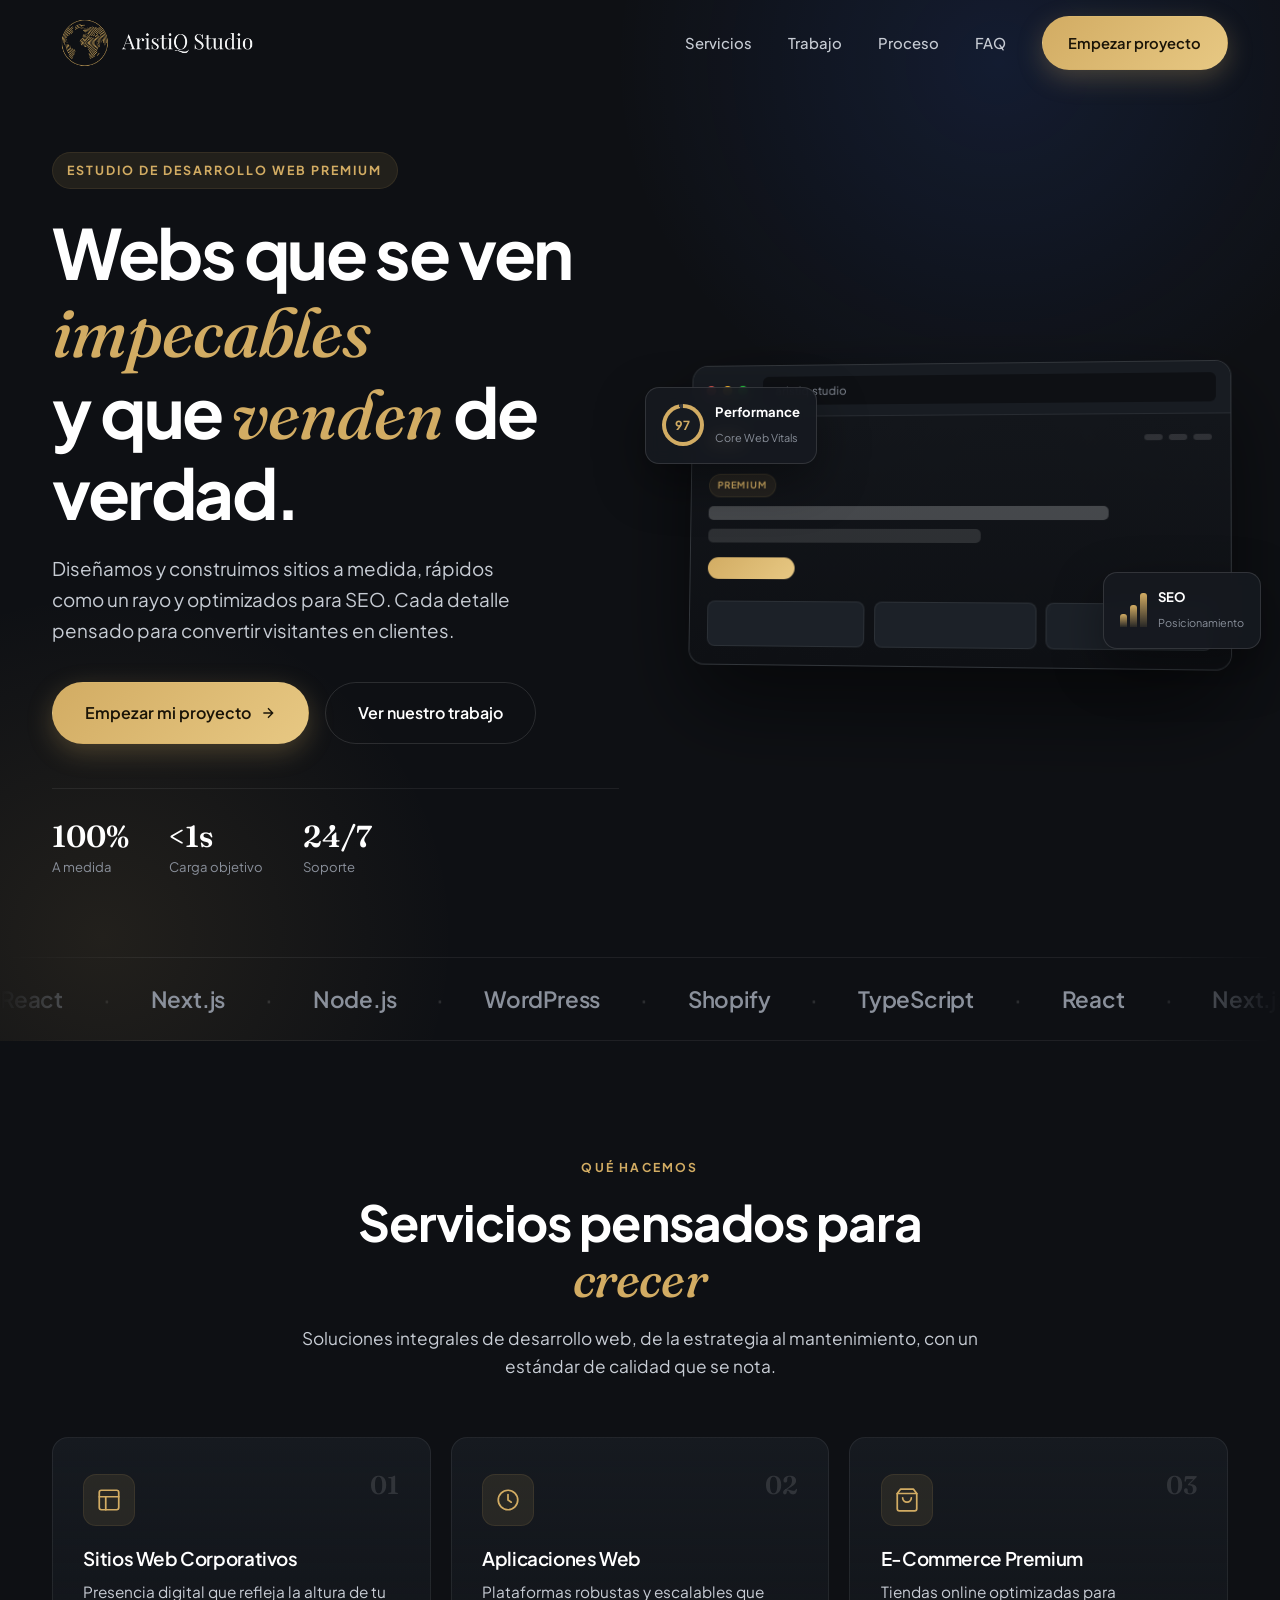
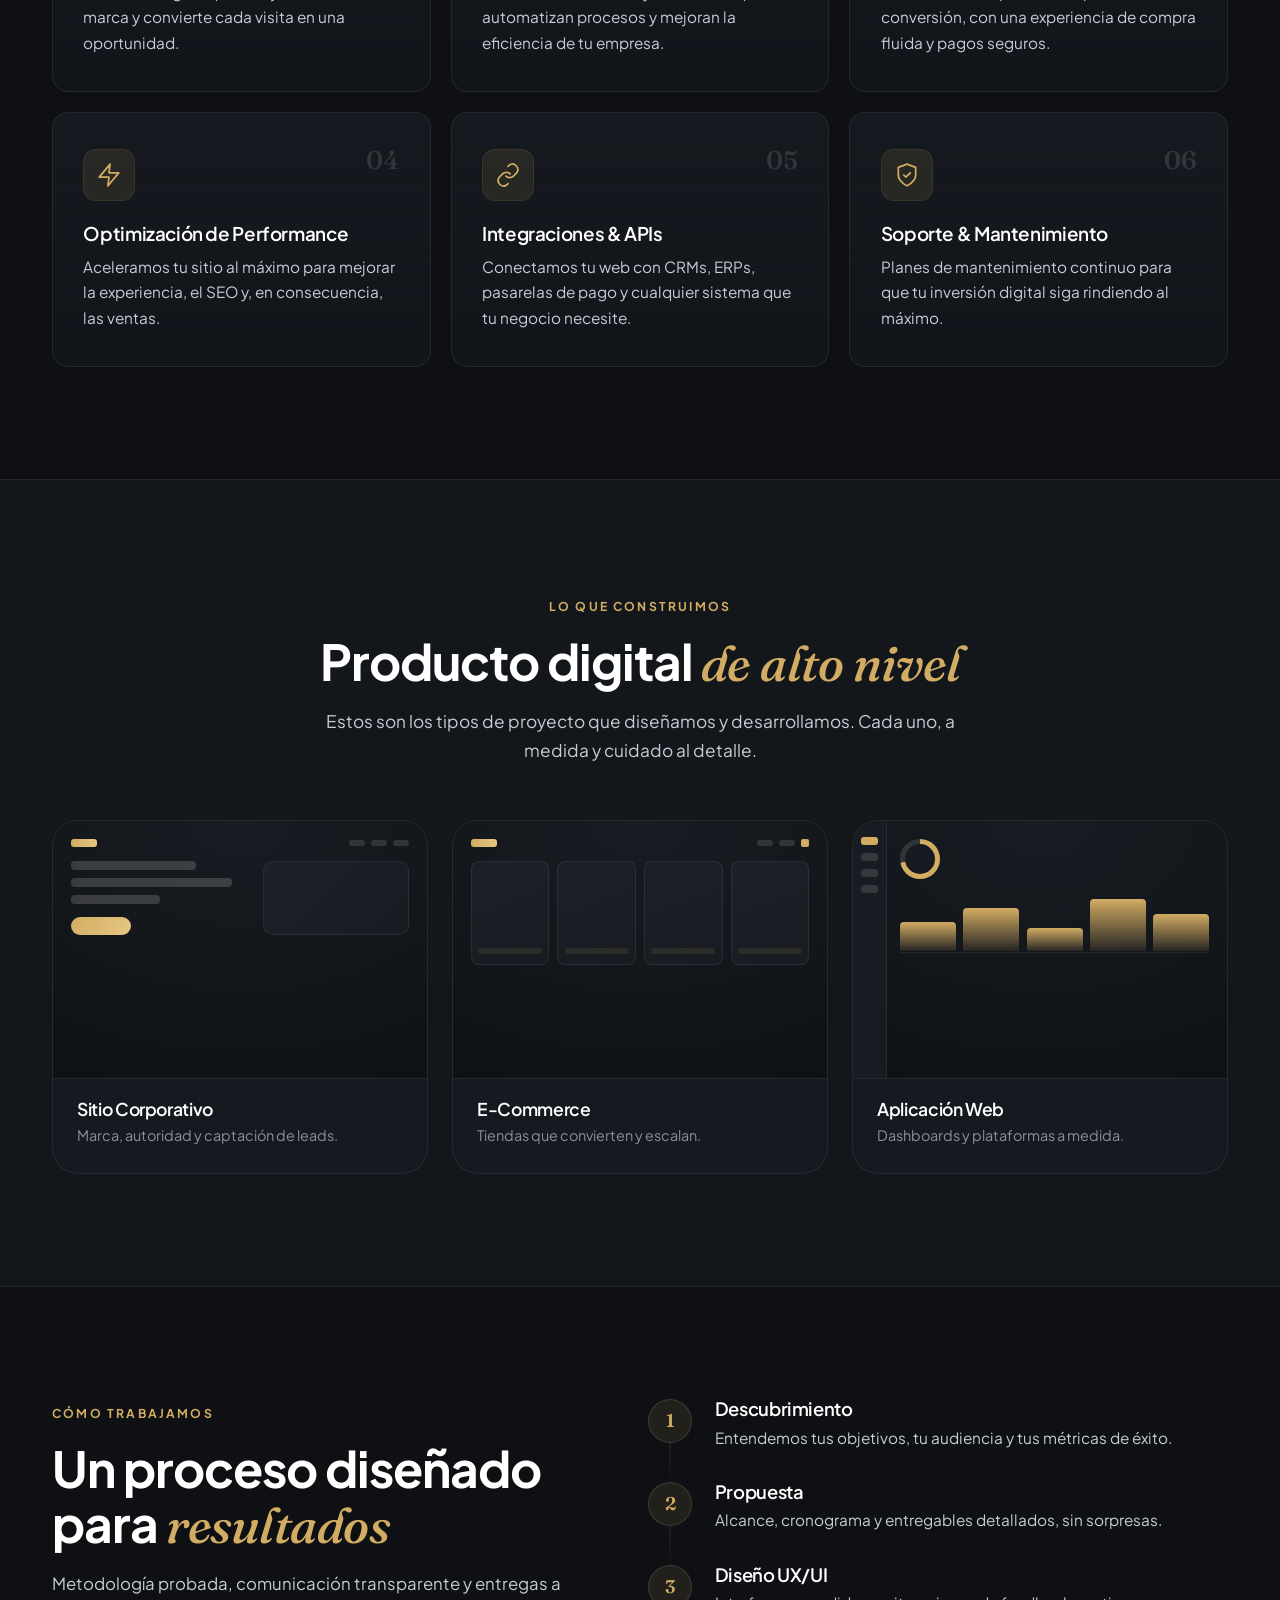
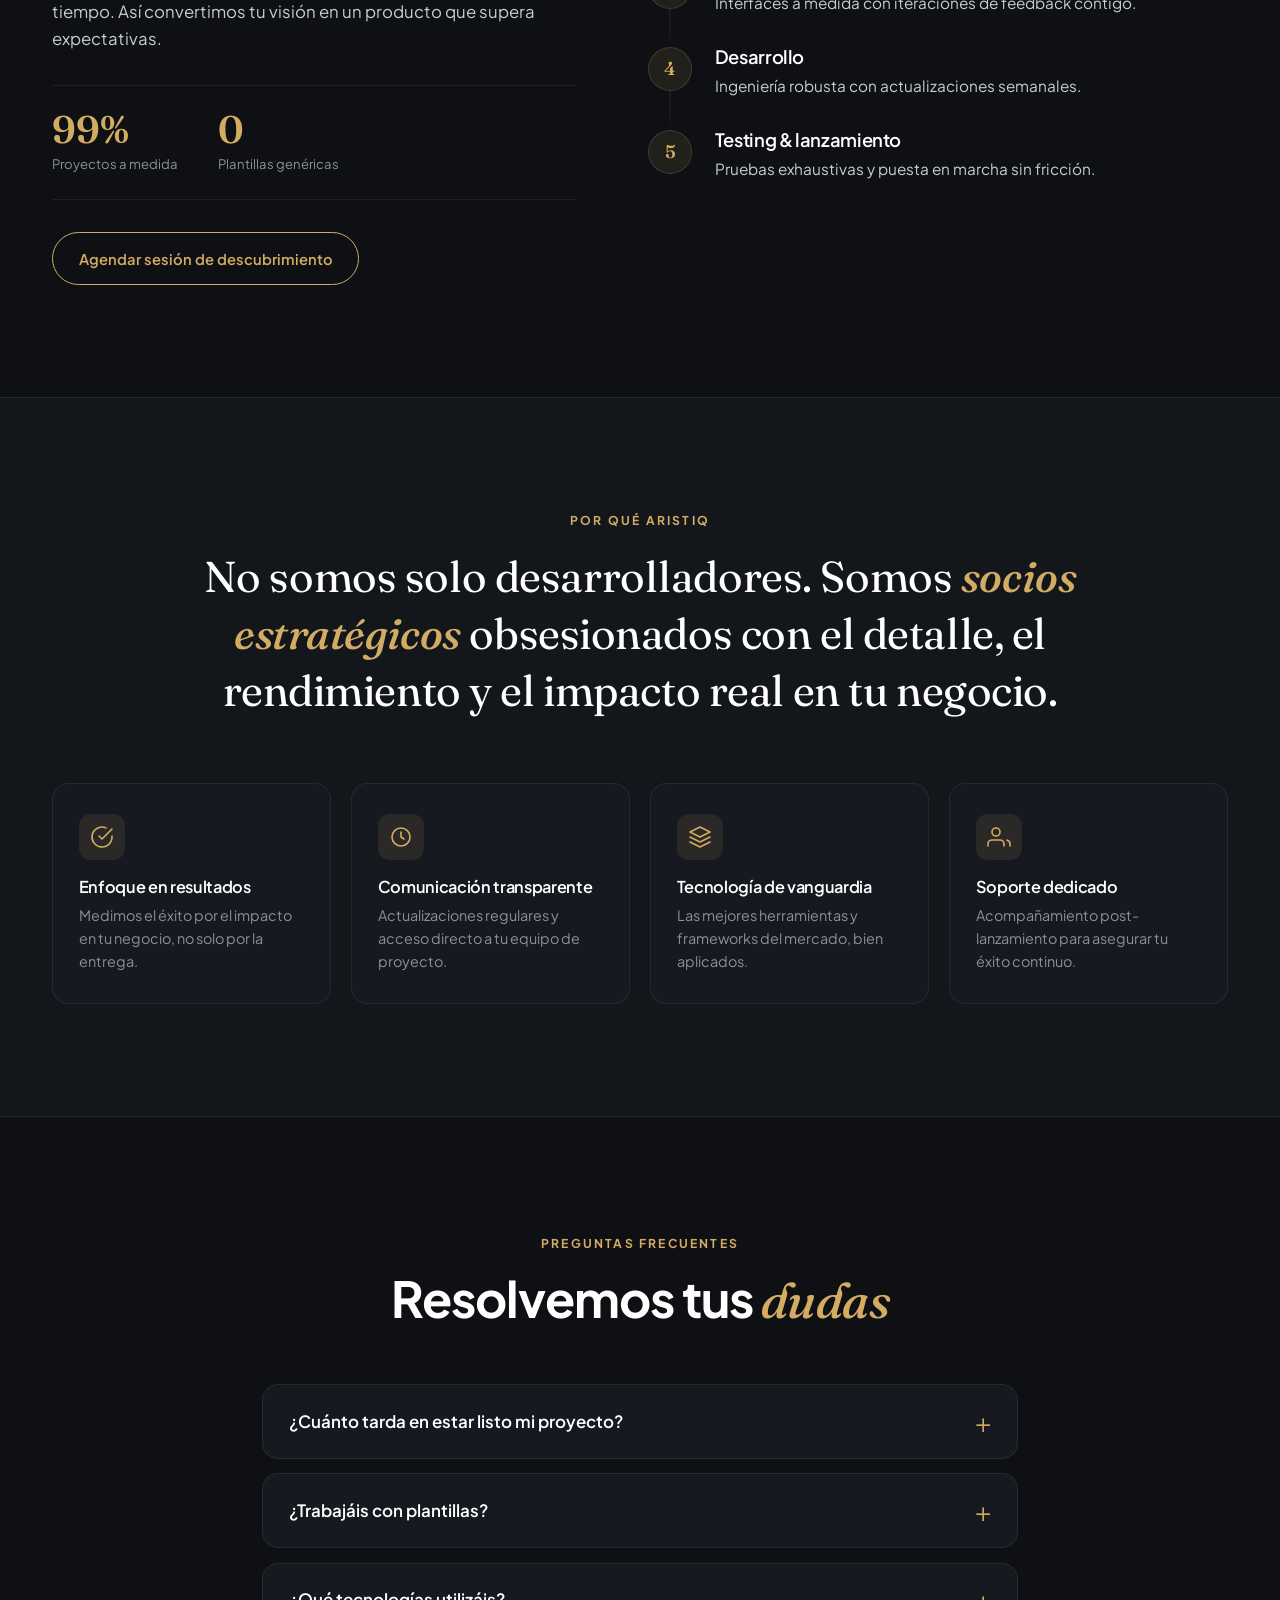
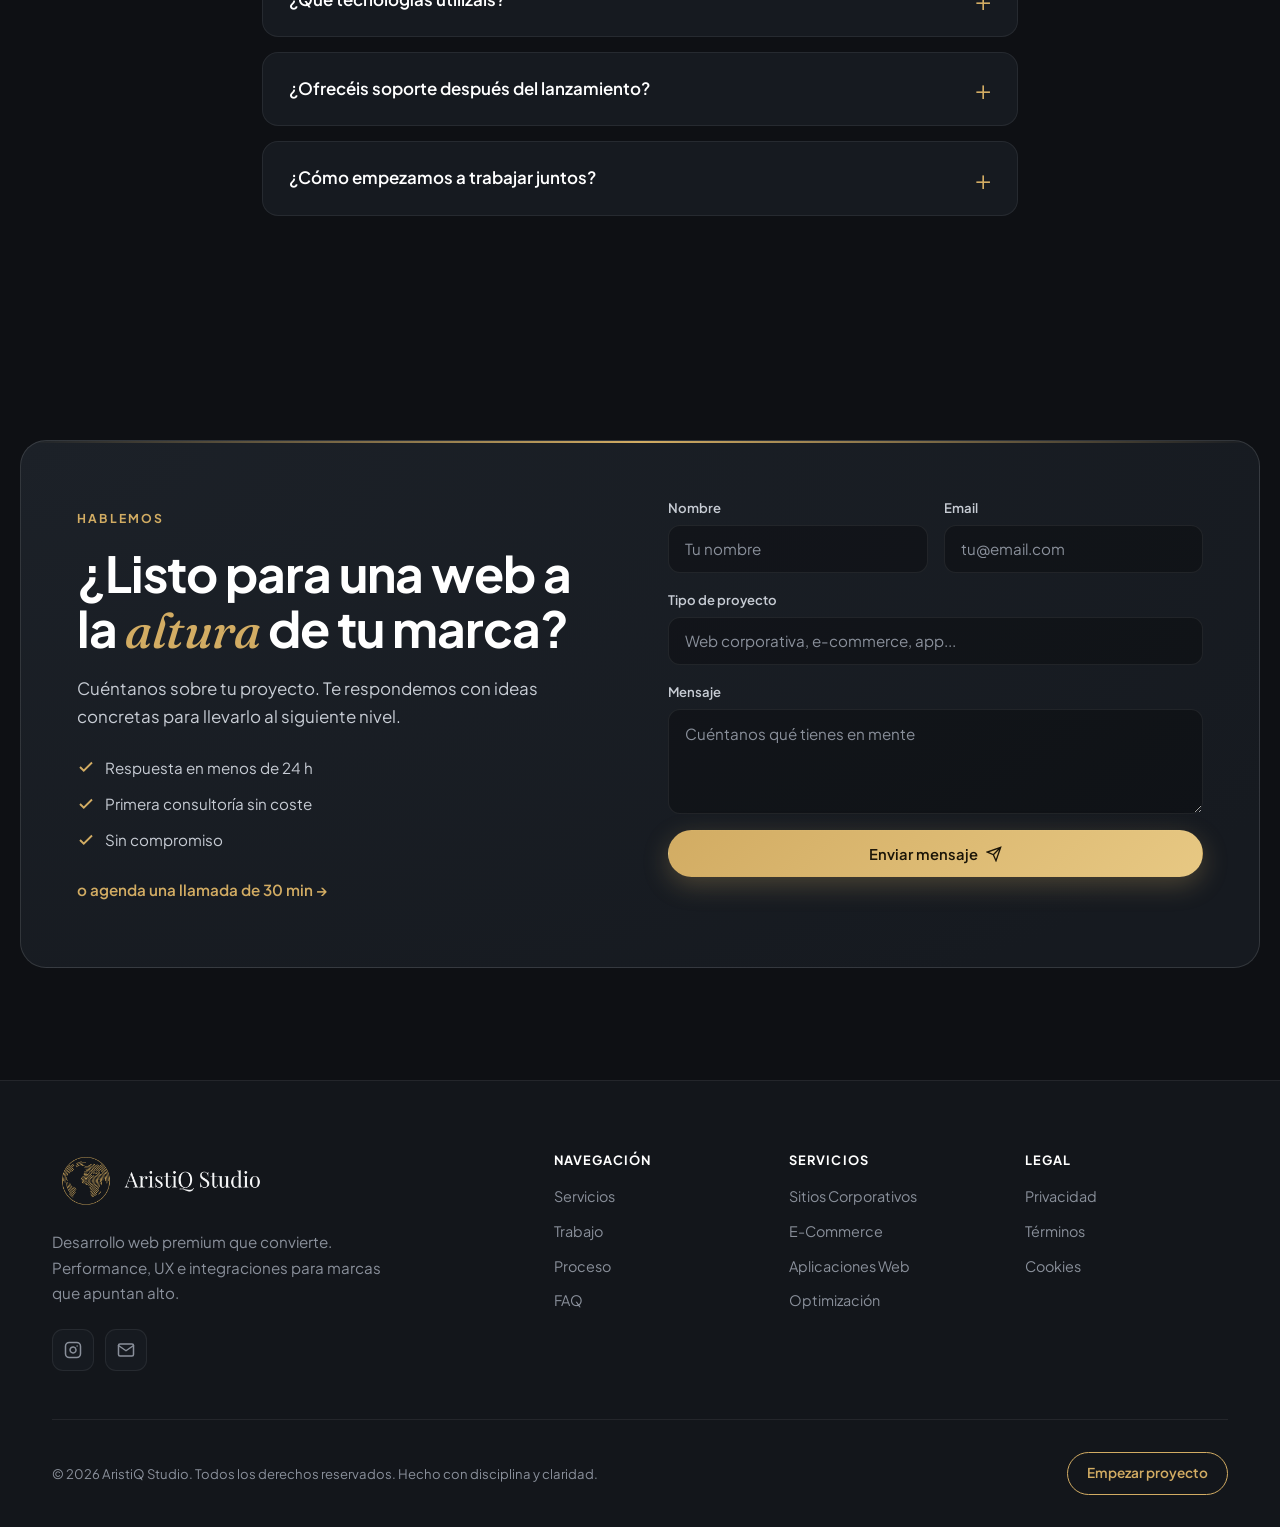
<file: index.html>
<!DOCTYPE html>
<html lang="es">
<head>
    <meta charset="UTF-8">
    <meta name="viewport" content="width=device-width, initial-scale=1.0">

    <!-- Primary SEO -->
    <title>AristiQ Studio | Desarrollo Web Premium que Convierte</title>
    <meta name="description" content="Estudio de desarrollo web premium. Diseñamos y construimos sitios corporativos, e-commerce y aplicaciones web rápidas, optimizadas para SEO y pensadas para convertir. 100% a medida.">
    <meta name="author" content="AristiQ Studio">
    <meta name="robots" content="index, follow">
    <meta name="theme-color" content="#111317">
    <link rel="canonical" href="https://www.aristiq.studio/">

    <!-- Open Graph -->
    <meta property="og:type" content="website">
    <meta property="og:locale" content="es_ES">
    <meta property="og:url" content="https://www.aristiq.studio/">
    <meta property="og:site_name" content="AristiQ Studio">
    <meta property="og:title" content="AristiQ Studio | Desarrollo Web Premium que Convierte">
    <meta property="og:description" content="Sitios web rápidos, optimizados para SEO y diseñados para convertir. 100% a medida, para marcas que apuntan alto.">
    <meta property="og:image" content="https://www.aristiq.studio/assets/images/banner-logo.png">
    <meta property="og:image:alt" content="AristiQ Studio — Desarrollo Web Premium">

    <!-- Twitter Card -->
    <meta name="twitter:card" content="summary_large_image">
    <meta name="twitter:title" content="AristiQ Studio | Desarrollo Web Premium que Convierte">
    <meta name="twitter:description" content="Sitios web rápidos, optimizados para SEO y diseñados para convertir. 100% a medida.">
    <meta name="twitter:image" content="https://www.aristiq.studio/assets/images/banner-logo.png">

    <!-- Favicon -->
    <link rel="icon" type="image/png" href="assets/images/favicon.png">
    <link rel="apple-touch-icon" href="assets/images/apple-touch-icon.png">

    <!-- Fonts -->
    <link rel="preconnect" href="https://fonts.googleapis.com">
    <link rel="preconnect" href="https://fonts.gstatic.com" crossorigin>
    <link href="https://fonts.googleapis.com/css2?family=Fraunces:ital,opsz,wght@0,9..144,400;0,9..144,600;0,9..144,700;1,9..144,500&family=Plus+Jakarta+Sans:wght@300;400;500;600;700;800&display=swap" rel="stylesheet">

    <!-- Styles -->
    <link rel="stylesheet" href="css/styles.css?v=4">

    <!-- Structured Data -->
    <script type="application/ld+json">
    {
      "@context": "https://schema.org",
      "@type": "ProfessionalService",
      "name": "AristiQ Studio",
      "description": "Estudio de desarrollo web premium especializado en sitios corporativos, e-commerce y aplicaciones web rápidas, optimizadas para SEO y diseñadas para convertir.",
      "url": "https://www.aristiq.studio/",
      "email": "info@aristiq.studio",
      "image": "https://www.aristiq.studio/assets/images/banner-logo.png",
      "logo": "https://www.aristiq.studio/assets/images/banner-logo.png",
      "priceRange": "$$",
      "areaServed": "Worldwide",
      "sameAs": ["https://www.instagram.com/aristiq.studio"],
      "knowsAbout": ["Desarrollo Web", "E-Commerce", "Aplicaciones Web", "SEO", "Performance Web", "UX/UI", "Core Web Vitals"],
      "makesOffer": [
        { "@type": "Offer", "itemOffered": { "@type": "Service", "name": "Sitios Web Corporativos" } },
        { "@type": "Offer", "itemOffered": { "@type": "Service", "name": "Aplicaciones Web" } },
        { "@type": "Offer", "itemOffered": { "@type": "Service", "name": "E-Commerce Premium" } },
        { "@type": "Offer", "itemOffered": { "@type": "Service", "name": "Optimización de Performance" } },
        { "@type": "Offer", "itemOffered": { "@type": "Service", "name": "Integraciones & APIs" } },
        { "@type": "Offer", "itemOffered": { "@type": "Service", "name": "Soporte & Mantenimiento" } }
      ]
    }
    </script>
</head>
<body>
    <a href="#contenido" class="skip-link">Saltar al contenido</a>

    <!-- Navigation -->
    <header>
        <nav class="nav" aria-label="Navegación principal">
            <div class="nav-container">
                <a href="index.html" class="logo" aria-label="AristiQ Studio — Inicio">
                    <img src="assets/images/banner-logo.png" alt="AristiQ Studio" class="logo-img" width="220" height="55">
                </a>
                <div class="nav-links" id="nav-links">
                    <a href="#servicios">Servicios</a>
                    <a href="#trabajo">Trabajo</a>
                    <a href="#proceso">Proceso</a>
                    <a href="#faq">FAQ</a>
                    <a href="#contacto" class="btn btn-primary nav-cta">Empezar proyecto</a>
                </div>
                <button class="mobile-menu-btn" aria-label="Abrir menú" aria-expanded="false" aria-controls="nav-links">
                    <span></span><span></span><span></span>
                </button>
            </div>
        </nav>
    </header>

    <main id="contenido">
    <!-- Hero -->
    <section class="hero" id="inicio">
        <div class="hero-bg" aria-hidden="true"></div>
        <div class="hero-grid">
            <div class="hero-content">
                <span class="hero-eyebrow">Estudio de desarrollo web premium</span>
                <h1>Webs que se ven <em>impecables</em><br>y que <em>venden</em> de verdad.</h1>
                <p class="hero-description">Diseñamos y construimos sitios a medida, rápidos como un rayo y optimizados para SEO. Cada detalle pensado para convertir visitantes en clientes.</p>
                <div class="hero-buttons">
                    <a href="#contacto" class="btn btn-primary btn-lg">
                        Empezar mi proyecto
                        <svg viewBox="0 0 24 24" fill="none" stroke="currentColor" stroke-width="2" aria-hidden="true"><path d="M5 12h14M12 5l7 7-7 7"/></svg>
                    </a>
                    <a href="#trabajo" class="btn btn-ghost btn-lg">Ver nuestro trabajo</a>
                </div>
                <ul class="hero-trust" aria-label="Garantías">
                    <li><strong>100%</strong><span>A medida</span></li>
                    <li><strong>&lt;1s</strong><span>Carga objetivo</span></li>
                    <li><strong>24/7</strong><span>Soporte</span></li>
                </ul>
            </div>

            <!-- Visual: mockup de navegador construido en CSS -->
            <div class="hero-visual" aria-hidden="true">
                <div class="browser">
                    <div class="browser-bar">
                        <span class="dot"></span><span class="dot"></span><span class="dot"></span>
                        <div class="browser-url">aristiq.studio</div>
                    </div>
                    <div class="browser-screen">
                        <div class="mini-nav"><span class="mini-logo"></span><span class="mini-links"><i></i><i></i><i></i></span></div>
                        <div class="mini-hero">
                            <span class="mini-badge">Premium</span>
                            <span class="mini-h1"></span><span class="mini-h1 short"></span>
                            <span class="mini-cta"></span>
                        </div>
                        <div class="mini-cards"><span></span><span></span><span></span></div>
                    </div>
                </div>
                <div class="float-card float-perf">
                    <div class="ring" style="--p:97"><span>97</span></div>
                    <div class="float-text"><strong>Performance</strong><small>Core Web Vitals</small></div>
                </div>
                <div class="float-card float-seo">
                    <div class="bars"><i style="--h:40%"></i><i style="--h:65%"></i><i style="--h:100%"></i></div>
                    <div class="float-text"><strong>SEO</strong><small>Posicionamiento</small></div>
                </div>
            </div>
        </div>

        <!-- Marquee de tecnologías -->
        <div class="marquee" aria-label="Tecnologías que dominamos">
            <div class="marquee-track">
                <span>React</span><span>·</span><span>Next.js</span><span>·</span><span>Node.js</span><span>·</span><span>WordPress</span><span>·</span><span>Shopify</span><span>·</span><span>TypeScript</span><span>·</span>
                <span>React</span><span>·</span><span>Next.js</span><span>·</span><span>Node.js</span><span>·</span><span>WordPress</span><span>·</span><span>Shopify</span><span>·</span><span>TypeScript</span><span>·</span>
            </div>
        </div>
    </section>

    <!-- Servicios -->
    <section class="services" id="servicios">
        <div class="container">
            <header class="section-head reveal">
                <span class="eyebrow">Qué hacemos</span>
                <h2>Servicios pensados para <em>crecer</em></h2>
                <p>Soluciones integrales de desarrollo web, de la estrategia al mantenimiento, con un estándar de calidad que se nota.</p>
            </header>
            <div class="services-grid">
                <article class="service-card reveal">
                    <span class="service-num">01</span>
                    <div class="service-icon"><svg viewBox="0 0 24 24" fill="none" stroke-width="1.6" stroke-linecap="round" stroke-linejoin="round" aria-hidden="true"><rect x="3" y="3" width="18" height="18" rx="2"/><path d="M3 9h18"/><path d="M9 21V9"/></svg></div>
                    <h3>Sitios Web Corporativos</h3>
                    <p>Presencia digital que refleja la altura de tu marca y convierte cada visita en una oportunidad.</p>
                </article>
                <article class="service-card reveal">
                    <span class="service-num">02</span>
                    <div class="service-icon"><svg viewBox="0 0 24 24" fill="none" stroke-width="1.6" stroke-linecap="round" stroke-linejoin="round" aria-hidden="true"><circle cx="12" cy="12" r="9"/><path d="M12 7v5l3 2"/></svg></div>
                    <h3>Aplicaciones Web</h3>
                    <p>Plataformas robustas y escalables que automatizan procesos y mejoran la eficiencia de tu empresa.</p>
                </article>
                <article class="service-card reveal">
                    <span class="service-num">03</span>
                    <div class="service-icon"><svg viewBox="0 0 24 24" fill="none" stroke-width="1.6" stroke-linecap="round" stroke-linejoin="round" aria-hidden="true"><path d="M6 2L3 6v14a2 2 0 0 0 2 2h14a2 2 0 0 0 2-2V6l-3-4z"/><path d="M3 6h18"/><path d="M16 10a4 4 0 0 1-8 0"/></svg></div>
                    <h3>E-Commerce Premium</h3>
                    <p>Tiendas online optimizadas para conversión, con una experiencia de compra fluida y pagos seguros.</p>
                </article>
                <article class="service-card reveal">
                    <span class="service-num">04</span>
                    <div class="service-icon"><svg viewBox="0 0 24 24" fill="none" stroke-width="1.6" stroke-linecap="round" stroke-linejoin="round" aria-hidden="true"><path d="M13 2L3 14h9l-1 8 10-12h-9l1-8z"/></svg></div>
                    <h3>Optimización de Performance</h3>
                    <p>Aceleramos tu sitio al máximo para mejorar la experiencia, el SEO y, en consecuencia, las ventas.</p>
                </article>
                <article class="service-card reveal">
                    <span class="service-num">05</span>
                    <div class="service-icon"><svg viewBox="0 0 24 24" fill="none" stroke-width="1.6" stroke-linecap="round" stroke-linejoin="round" aria-hidden="true"><path d="M10 13a5 5 0 0 0 7 0l3-3a5 5 0 0 0-7-7l-1 1"/><path d="M14 11a5 5 0 0 0-7 0l-3 3a5 5 0 0 0 7 7l1-1"/></svg></div>
                    <h3>Integraciones & APIs</h3>
                    <p>Conectamos tu web con CRMs, ERPs, pasarelas de pago y cualquier sistema que tu negocio necesite.</p>
                </article>
                <article class="service-card reveal">
                    <span class="service-num">06</span>
                    <div class="service-icon"><svg viewBox="0 0 24 24" fill="none" stroke-width="1.6" stroke-linecap="round" stroke-linejoin="round" aria-hidden="true"><path d="M12 22s8-4 8-10V5l-8-3-8 3v7c0 6 8 10 8 10z"/><path d="M9 12l2 2 4-4"/></svg></div>
                    <h3>Soporte & Mantenimiento</h3>
                    <p>Planes de mantenimiento continuo para que tu inversión digital siga rindiendo al máximo.</p>
                </article>
            </div>
        </div>
    </section>

    <!-- Trabajo / Capacidades (mockups en CSS) -->
    <section class="work" id="trabajo">
        <div class="container">
            <header class="section-head reveal">
                <span class="eyebrow">Lo que construimos</span>
                <h2>Producto digital <em>de alto nivel</em></h2>
                <p>Estos son los tipos de proyecto que diseñamos y desarrollamos. Cada uno, a medida y cuidado al detalle.</p>
            </header>
            <div class="work-grid">
                <article class="work-card reveal">
                    <div class="work-mock mock-corporate" aria-hidden="true">
                        <div class="mk-nav"><span></span><i></i><i></i><i></i></div>
                        <div class="mk-hero-row"><div class="mk-text"><span class="l w70"></span><span class="l w90"></span><span class="l w50"></span><span class="mk-btn"></span></div><div class="mk-img"></div></div>
                    </div>
                    <div class="work-info"><h3>Sitio Corporativo</h3><p>Marca, autoridad y captación de leads.</p></div>
                </article>
                <article class="work-card reveal">
                    <div class="work-mock mock-ecommerce" aria-hidden="true">
                        <div class="mk-nav"><span></span><i></i><i></i><i class="cart"></i></div>
                        <div class="mk-shop"><div class="mk-prod"></div><div class="mk-prod"></div><div class="mk-prod"></div><div class="mk-prod"></div></div>
                    </div>
                    <div class="work-info"><h3>E-Commerce</h3><p>Tiendas que convierten y escalan.</p></div>
                </article>
                <article class="work-card reveal">
                    <div class="work-mock mock-app" aria-hidden="true">
                        <div class="mk-app-side"><i></i><i></i><i></i><i></i></div>
                        <div class="mk-app-main"><div class="mk-stat"><span class="mk-ring"></span></div><div class="mk-chart"><b style="--h:50%"></b><b style="--h:75%"></b><b style="--h:40%"></b><b style="--h:90%"></b><b style="--h:65%"></b></div></div>
                    </div>
                    <div class="work-info"><h3>Aplicación Web</h3><p>Dashboards y plataformas a medida.</p></div>
                </article>
            </div>
        </div>
    </section>

    <!-- Proceso + Nosotros -->
    <section class="process" id="proceso">
        <div class="container process-grid">
            <div class="process-intro reveal">
                <span class="eyebrow">Cómo trabajamos</span>
                <h2>Un proceso diseñado para <em>resultados</em></h2>
                <p>Metodología probada, comunicación transparente y entregas a tiempo. Así convertimos tu visión en un producto que supera expectativas.</p>
                <div class="process-stats">
                    <div><strong data-count="100" data-suffix="%">100%</strong><span>Proyectos a medida</span></div>
                    <div><strong data-count="0" data-suffix="">0</strong><span>Plantillas genéricas</span></div>
                </div>
                <a href="https://calendly.com/facualonzo347/30min" target="_blank" rel="noopener noreferrer" class="btn btn-outline">Agendar sesión de descubrimiento</a>
            </div>
            <ol class="timeline reveal">
                <li><span class="t-num">1</span><div><h3>Descubrimiento</h3><p>Entendemos tus objetivos, tu audiencia y tus métricas de éxito.</p></div></li>
                <li><span class="t-num">2</span><div><h3>Propuesta</h3><p>Alcance, cronograma y entregables detallados, sin sorpresas.</p></div></li>
                <li><span class="t-num">3</span><div><h3>Diseño UX/UI</h3><p>Interfaces a medida con iteraciones de feedback contigo.</p></div></li>
                <li><span class="t-num">4</span><div><h3>Desarrollo</h3><p>Ingeniería robusta con actualizaciones semanales.</p></div></li>
                <li><span class="t-num">5</span><div><h3>Testing & lanzamiento</h3><p>Pruebas exhaustivas y puesta en marcha sin fricción.</p></div></li>
            </ol>
        </div>
    </section>

    <!-- Statement / Por qué -->
    <section class="statement">
        <div class="container reveal">
            <span class="eyebrow center">Por qué AristiQ</span>
            <p class="statement-text">No somos solo desarrolladores. Somos <em>socios estratégicos</em> obsesionados con el detalle, el rendimiento y el impacto real en tu negocio.</p>
            <div class="why-grid">
                <div class="why-item"><div class="why-ic"><svg viewBox="0 0 24 24" fill="none" stroke-width="1.6" stroke-linecap="round" stroke-linejoin="round" aria-hidden="true"><path d="M22 11.08V12a10 10 0 1 1-5.93-9.14"/><polyline points="22 4 12 14.01 9 11.01"/></svg></div><h3>Enfoque en resultados</h3><p>Medimos el éxito por el impacto en tu negocio, no solo por la entrega.</p></div>
                <div class="why-item"><div class="why-ic"><svg viewBox="0 0 24 24" fill="none" stroke-width="1.6" stroke-linecap="round" stroke-linejoin="round" aria-hidden="true"><circle cx="12" cy="12" r="9"/><path d="M12 7v5l3 2"/></svg></div><h3>Comunicación transparente</h3><p>Actualizaciones regulares y acceso directo a tu equipo de proyecto.</p></div>
                <div class="why-item"><div class="why-ic"><svg viewBox="0 0 24 24" fill="none" stroke-width="1.6" stroke-linecap="round" stroke-linejoin="round" aria-hidden="true"><path d="M12 2L2 7l10 5 10-5-10-5z"/><path d="M2 17l10 5 10-5"/><path d="M2 12l10 5 10-5"/></svg></div><h3>Tecnología de vanguardia</h3><p>Las mejores herramientas y frameworks del mercado, bien aplicados.</p></div>
                <div class="why-item"><div class="why-ic"><svg viewBox="0 0 24 24" fill="none" stroke-width="1.6" stroke-linecap="round" stroke-linejoin="round" aria-hidden="true"><path d="M17 21v-2a4 4 0 0 0-4-4H5a4 4 0 0 0-4 4v2"/><circle cx="9" cy="7" r="4"/><path d="M23 21v-2a4 4 0 0 0-3-3.87"/></svg></div><h3>Soporte dedicado</h3><p>Acompañamiento post-lanzamiento para asegurar tu éxito continuo.</p></div>
            </div>
        </div>
    </section>

    <!-- FAQ -->
    <section class="faq" id="faq">
        <div class="container faq-container">
            <header class="section-head reveal">
                <span class="eyebrow">Preguntas frecuentes</span>
                <h2>Resolvemos tus <em>dudas</em></h2>
            </header>
            <div class="faq-list reveal">
                <details class="faq-item"><summary>¿Cuánto tarda en estar listo mi proyecto?</summary><div class="faq-answer"><p>Depende del alcance, pero tras la sesión de descubrimiento recibes una propuesta con un cronograma claro. Trabajamos con actualizaciones semanales y entregas a tiempo como compromiso central.</p></div></details>
                <details class="faq-item"><summary>¿Trabajáis con plantillas?</summary><div class="faq-answer"><p>No. Cada proyecto es 100% a medida: diseñamos y desarrollamos según tu marca, objetivos y audiencia, sin plantillas genéricas.</p></div></details>
                <details class="faq-item"><summary>¿Qué tecnologías utilizáis?</summary><div class="faq-answer"><p>Elegimos la herramienta correcta para cada caso: React, Next.js, Node.js, WordPress o Shopify, entre otras, siempre buscando rendimiento y mantenibilidad.</p></div></details>
                <details class="faq-item"><summary>¿Ofrecéis soporte después del lanzamiento?</summary><div class="faq-answer"><p>Sí. Contamos con planes de mantenimiento continuo y acompañamiento post-lanzamiento para que tu inversión siga rindiendo.</p></div></details>
                <details class="faq-item"><summary>¿Cómo empezamos a trabajar juntos?</summary><div class="faq-answer"><p>Agenda una llamada de 30 minutos o escríbenos desde el formulario. En esa primera sesión entendemos tus objetivos y exploramos cómo ayudarte.</p></div></details>
            </div>
        </div>
    </section>

    <!-- CTA + Formulario (backend PHP) -->
    <section class="cta" id="contacto">
        <div class="container cta-card reveal">
            <div class="cta-intro">
                <span class="eyebrow">Hablemos</span>
                <h2>¿Listo para una web a la <em>altura</em> de tu marca?</h2>
                <p>Cuéntanos sobre tu proyecto. Te respondemos con ideas concretas para llevarlo al siguiente nivel.</p>
                <ul class="cta-points">
                    <li><svg viewBox="0 0 24 24" fill="none" stroke="currentColor" stroke-width="2.5" aria-hidden="true"><polyline points="20 6 9 17 4 12"/></svg> Respuesta en menos de 24 h</li>
                    <li><svg viewBox="0 0 24 24" fill="none" stroke="currentColor" stroke-width="2.5" aria-hidden="true"><polyline points="20 6 9 17 4 12"/></svg> Primera consultoría sin coste</li>
                    <li><svg viewBox="0 0 24 24" fill="none" stroke="currentColor" stroke-width="2.5" aria-hidden="true"><polyline points="20 6 9 17 4 12"/></svg> Sin compromiso</li>
                </ul>
                <a href="https://calendly.com/facualonzo347/30min" target="_blank" rel="noopener noreferrer" class="cta-call">o agenda una llamada de 30 min →</a>
            </div>
            <form class="contact-form" id="contact-form" action="enviar.php" method="POST" novalidate>
                <div class="form-row">
                    <div class="form-field"><label for="cf-name">Nombre</label><input type="text" id="cf-name" name="name" autocomplete="name" required placeholder="Tu nombre"></div>
                    <div class="form-field"><label for="cf-email">Email</label><input type="email" id="cf-email" name="email" autocomplete="email" required placeholder="tu@email.com"></div>
                </div>
                <div class="form-field"><label for="cf-subject">Tipo de proyecto</label><input type="text" id="cf-subject" name="subject" placeholder="Web corporativa, e-commerce, app..."></div>
                <div class="form-field"><label for="cf-message">Mensaje</label><textarea id="cf-message" name="message" rows="4" required placeholder="Cuéntanos qué tienes en mente"></textarea></div>
                <input type="text" name="website" class="hp" tabindex="-1" autocomplete="off" aria-hidden="true">
                <button type="submit" class="btn btn-primary btn-block">Enviar mensaje<svg viewBox="0 0 24 24" fill="none" stroke="currentColor" stroke-width="2" aria-hidden="true"><path d="M22 2L11 13M22 2l-7 20-4-9-9-4 20-7z"/></svg></button>
                <p class="form-note" id="form-note" role="status" aria-live="polite"></p>
            </form>
        </div>
    </section>
    </main>

    <!-- Footer -->
    <footer class="footer">
        <div class="container">
            <div class="footer-top">
                <div class="footer-brand">
                    <img src="assets/images/banner-logo.png" alt="AristiQ Studio" class="footer-logo" width="240" height="60" loading="lazy">
                    <p>Desarrollo web premium que convierte. Performance, UX e integraciones para marcas que apuntan alto.</p>
                    <div class="footer-social">
                        <a href="https://www.instagram.com/aristiq.studio" target="_blank" rel="noopener noreferrer" aria-label="Instagram"><svg viewBox="0 0 24 24" fill="none" stroke-width="2" stroke-linecap="round" stroke-linejoin="round" aria-hidden="true"><rect x="2" y="2" width="20" height="20" rx="5"/><path d="M16 11.37A4 4 0 1 1 12.63 8 4 4 0 0 1 16 11.37z"/><line x1="17.5" y1="6.5" x2="17.51" y2="6.5"/></svg></a>
                        <a href="mailto:info@aristiq.studio" aria-label="Email"><svg viewBox="0 0 24 24" fill="none" stroke-width="2" stroke-linecap="round" stroke-linejoin="round" aria-hidden="true"><rect x="2" y="4" width="20" height="16" rx="2"/><path d="M22 6l-10 7L2 6"/></svg></a>
                    </div>
                </div>
                <nav class="footer-nav" aria-label="Pie de página">
                    <div class="footer-col"><h3>Navegación</h3><a href="#servicios">Servicios</a><a href="#trabajo">Trabajo</a><a href="#proceso">Proceso</a><a href="#faq">FAQ</a></div>
                    <div class="footer-col"><h3>Servicios</h3><a href="#servicios">Sitios Corporativos</a><a href="#servicios">E-Commerce</a><a href="#servicios">Aplicaciones Web</a><a href="#servicios">Optimización</a></div>
                    <div class="footer-col"><h3>Legal</h3><a href="politica-privacidad.html">Privacidad</a><a href="terminos.html">Términos</a><a href="politica-cookies.html">Cookies</a></div>
                </nav>
            </div>
            <div class="footer-bottom">
                <p>© 2026 AristiQ Studio. Todos los derechos reservados. Hecho con disciplina y claridad.</p>
                <a href="#contacto" class="btn btn-outline btn-sm">Empezar proyecto</a>
            </div>
        </div>
    </footer>

    <button class="scroll-top" id="scroll-top" aria-label="Volver arriba"><svg viewBox="0 0 24 24" fill="none" stroke="currentColor" stroke-width="2" aria-hidden="true"><path d="M18 15l-6-6-6 6"/></svg></button>

    <script src="js/main.js?v=3"></script>
</body>
</html>
</file>
<file: css/styles.css>
/* =============================================
   ARISTIQ STUDIO — Design System (v3)
   Editorial · premium · hecho a mano
   ============================================= */

:root{
  --bg:#0E1014;
  --bg-2:#13161B;
  --bg-3:#181C22;
  --card:#161A20;
  --card-2:#1C2128;
  --line:rgba(255,255,255,.07);
  --line-2:rgba(255,255,255,.12);
  --gold:#D2AC63;
  --gold-2:#E7C883;
  --gold-soft:rgba(210,172,99,.10);
  --blue:#3B74FF;
  --blue-2:#6E9BFF;
  --ink:#FFFFFF;
  --ink-2:#C7CCD4;
  --ink-3:#8A909B;
  --shadow:0 18px 50px rgba(0,0,0,.40);
  --shadow-lg:0 40px 90px rgba(0,0,0,.55);
  --r:16px;
  --r-lg:26px;
  --maxw:1240px;
  --ease:cubic-bezier(.22,1,.36,1);
  --serif:'Fraunces',Georgia,'Times New Roman',serif;
  --sans:'Plus Jakarta Sans',-apple-system,BlinkMacSystemFont,'Segoe UI',sans-serif;
}

*{margin:0;padding:0;box-sizing:border-box}
html{scroll-behavior:smooth;scroll-padding-top:90px}
body{font-family:var(--sans);background:var(--bg);color:var(--ink);line-height:1.65;-webkit-font-smoothing:antialiased;overflow-x:hidden}
img{max-width:100%;height:auto;display:block}
::selection{background:var(--gold);color:#111}
a{color:inherit}

a:focus-visible,button:focus-visible,input:focus-visible,textarea:focus-visible,summary:focus-visible{
  outline:2px solid var(--gold);outline-offset:3px;border-radius:6px}

.skip-link{position:absolute;left:-999px;top:0;background:var(--gold);color:#111;padding:.7rem 1.2rem;border-radius:0 0 8px 0;font-weight:700;z-index:2000}
.skip-link:focus{left:0}

.container{max-width:var(--maxw);margin:0 auto;padding:0 2rem}

/* ---- Tipografía editorial ---- */
h1,h2,h3{letter-spacing:-.02em;line-height:1.12}
.eyebrow{display:inline-block;font-size:.76rem;font-weight:700;letter-spacing:.18em;text-transform:uppercase;color:var(--gold);margin-bottom:1.1rem}
.eyebrow.center{display:block;text-align:center}
.section-head{max-width:680px;margin:0 auto 3.5rem;text-align:center}
.section-head h2,.statement .eyebrow{}
h2{font-size:clamp(2rem,4vw,3.1rem);font-weight:700}
h2 em,h1 em,.statement-text em{font-family:var(--serif);font-style:italic;font-weight:500;color:var(--gold);letter-spacing:-.01em}
.section-head p{color:var(--ink-2);font-size:1.08rem;margin-top:1rem}

/* =============================================
   BUTTONS
   ============================================= */
.btn{display:inline-flex;align-items:center;justify-content:center;gap:.55rem;padding:.85rem 1.6rem;font-family:inherit;font-size:.92rem;font-weight:600;text-decoration:none;border-radius:100px;cursor:pointer;border:1px solid transparent;transition:transform .25s var(--ease),box-shadow .25s var(--ease),background .25s,color .25s,border-color .25s;white-space:nowrap}
.btn svg{width:16px;height:16px}
.btn-lg{padding:1.05rem 2rem;font-size:1rem}
.btn-sm{padding:.6rem 1.2rem;font-size:.85rem}
.btn-primary{background:linear-gradient(135deg,var(--gold),var(--gold-2));color:#1a1407;box-shadow:0 8px 26px rgba(210,172,99,.28)}
.btn-primary:hover{transform:translateY(-2px);box-shadow:0 14px 34px rgba(210,172,99,.42)}
.btn-ghost{background:transparent;color:var(--ink);border-color:var(--line-2)}
.btn-ghost:hover{border-color:var(--gold);color:var(--gold)}
.btn-outline{background:transparent;color:var(--gold);border-color:var(--gold)}
.btn-outline:hover{background:var(--gold);color:#1a1407;transform:translateY(-2px)}
.btn-block{width:100%}

/* =============================================
   NAV
   ============================================= */
.nav{position:fixed;top:0;left:0;right:0;z-index:1000;padding:1rem 0;transition:background .3s var(--ease),backdrop-filter .3s,box-shadow .3s,padding .3s}
.nav.scrolled{background:rgba(14,16,20,.82);backdrop-filter:blur(16px) saturate(140%);border-bottom:1px solid var(--line);box-shadow:0 6px 30px rgba(0,0,0,.3);padding:.65rem 0}
.nav-container{max-width:var(--maxw);margin:0 auto;padding:0 2rem;display:flex;justify-content:space-between;align-items:center}
.logo{display:flex;align-items:center;text-decoration:none}
.logo-img{height:54px;width:auto;object-fit:contain;transition:height .3s var(--ease)}
.nav.scrolled .logo-img{height:46px}
.nav-links{display:flex;align-items:center;gap:2.25rem}
.nav-links a:not(.btn){color:var(--ink-2);text-decoration:none;font-size:.93rem;font-weight:500;position:relative;transition:color .2s}
.nav-links a:not(.btn)::after{content:'';position:absolute;left:0;bottom:-6px;width:0;height:2px;background:var(--gold);transition:width .25s var(--ease)}
.nav-links a:not(.btn):hover{color:var(--ink)}
.nav-links a:not(.btn):hover::after,.nav-links a.active:not(.btn)::after{width:100%}
.nav-cta{color:#1a1407}
.mobile-menu-btn{display:none;background:none;border:none;cursor:pointer;padding:.5rem;z-index:1100}
.mobile-menu-btn span{display:block;width:26px;height:2px;background:var(--ink);margin:6px 0;border-radius:2px;transition:transform .3s var(--ease),opacity .3s}
.mobile-menu-btn.active span:nth-child(1){transform:translateY(8px) rotate(45deg)}
.mobile-menu-btn.active span:nth-child(2){opacity:0}
.mobile-menu-btn.active span:nth-child(3){transform:translateY(-8px) rotate(-45deg)}

/* =============================================
   HERO
   ============================================= */
.hero{position:relative;padding:9.5rem 0 0;overflow:hidden}
.hero-bg{position:absolute;inset:0;background:
   radial-gradient(50% 60% at 78% 6%,rgba(59,116,255,.12),transparent 60%),
   radial-gradient(46% 55% at 8% 90%,rgba(210,172,99,.10),transparent 60%);pointer-events:none}
.hero-grid{max-width:var(--maxw);margin:0 auto;padding:0 2rem;display:grid;grid-template-columns:1.02fr .98fr;gap:4rem;align-items:center}
.hero-content{animation:fadeUp .8s var(--ease) both}
.hero-eyebrow{display:inline-block;font-size:.78rem;font-weight:700;letter-spacing:.16em;text-transform:uppercase;color:var(--gold);padding:.45rem .9rem;border:1px solid var(--gold-soft);background:var(--gold-soft);border-radius:100px;margin-bottom:1.5rem}
.hero h1{font-size:clamp(2.6rem,5.4vw,4.4rem);font-weight:700;letter-spacing:-.035em;margin-bottom:1.4rem}
.hero h1 em{font-family:var(--serif);font-style:italic;font-weight:500;color:var(--gold)}
.hero-description{font-size:1.18rem;color:var(--ink-2);max-width:480px;margin-bottom:2.25rem}
.hero-buttons{display:flex;gap:1rem;flex-wrap:wrap}
.hero-trust{list-style:none;display:flex;gap:2.5rem;margin-top:2.75rem;padding-top:2rem;border-top:1px solid var(--line)}
.hero-trust strong{display:block;font-family:var(--serif);font-size:1.9rem;font-weight:600;color:var(--ink);line-height:1}
.hero-trust span{font-size:.82rem;color:var(--ink-3);margin-top:.25rem;display:block}

/* ---- Hero visual: browser mockup ---- */
.hero-visual{position:relative;animation:fadeUp .8s var(--ease) .15s backwards}
.browser{background:var(--card);border:1px solid var(--line-2);border-radius:16px;box-shadow:var(--shadow-lg);overflow:hidden;transform:perspective(1600px) rotateY(-7deg) rotateX(3deg);transition:transform .5s var(--ease)}
.hero-visual:hover .browser{transform:perspective(1600px) rotateY(-3deg) rotateX(1deg)}
.browser-bar{display:flex;align-items:center;gap:.4rem;padding:.7rem .9rem;background:var(--bg-3);border-bottom:1px solid var(--line)}
.browser-bar .dot{width:10px;height:10px;border-radius:50%;background:#3a3f48}
.browser-bar .dot:nth-child(1){background:#ff5f57}.browser-bar .dot:nth-child(2){background:#febc2e}.browser-bar .dot:nth-child(3){background:#28c840}
.browser-url{margin-left:.6rem;flex:1;background:var(--bg);border-radius:6px;padding:.3rem .8rem;font-size:.72rem;color:var(--ink-3);font-family:var(--sans)}
.browser-screen{padding:1.1rem;background:linear-gradient(180deg,var(--bg-2),var(--bg))}
.mini-nav{display:flex;justify-content:space-between;align-items:center;margin-bottom:1.4rem}
.mini-logo{width:34px;height:10px;border-radius:3px;background:linear-gradient(90deg,var(--gold),var(--gold-2))}
.mini-links{display:flex;gap:.4rem}
.mini-links i{width:18px;height:6px;border-radius:3px;background:var(--line-2)}
.mini-hero{display:flex;flex-direction:column;gap:.55rem;align-items:flex-start;padding:.5rem 0 1.4rem}
.mini-badge{font-size:.6rem;color:var(--gold);border:1px solid var(--gold-soft);background:var(--gold-soft);padding:.2rem .5rem;border-radius:100px;font-weight:700;letter-spacing:.1em;text-transform:uppercase}
.mini-h1{width:80%;height:14px;border-radius:5px;background:rgba(255,255,255,.22)}
.mini-h1.short{width:55%;background:rgba(255,255,255,.12)}
.mini-cta{width:90px;height:22px;border-radius:100px;background:linear-gradient(135deg,var(--gold),var(--gold-2));margin-top:.4rem}
.mini-cards{display:grid;grid-template-columns:repeat(3,1fr);gap:.6rem}
.mini-cards span{height:46px;border-radius:8px;background:var(--card-2);border:1px solid var(--line)}
.float-card{position:absolute;background:rgba(22,26,32,.92);backdrop-filter:blur(8px);border:1px solid var(--line-2);border-radius:14px;padding:.85rem 1rem;box-shadow:var(--shadow);display:flex;align-items:center;gap:.7rem}
.float-perf{top:8%;left:-7%;animation:float 5s ease-in-out infinite}
.float-seo{bottom:6%;right:-6%;animation:float 5s ease-in-out infinite .8s}
.float-text strong{display:block;font-size:.82rem;color:var(--ink)}
.float-text small{font-size:.68rem;color:var(--ink-3)}
.ring{--p:90;width:42px;height:42px;border-radius:50%;display:grid;place-items:center;background:conic-gradient(var(--gold) calc(var(--p)*1%),var(--line-2) 0);position:relative}
.ring::before{content:'';position:absolute;inset:4px;border-radius:50%;background:var(--card)}
.ring span{position:relative;font-size:.78rem;font-weight:700;color:var(--gold)}
.bars{display:flex;align-items:flex-end;gap:3px;height:34px}
.bars i{width:7px;border-radius:3px 3px 0 0;background:linear-gradient(180deg,var(--gold),var(--gold-soft));height:var(--h)}

/* ---- Marquee ---- */
.marquee{margin-top:5rem;border-top:1px solid var(--line);border-bottom:1px solid var(--line);padding:1.4rem 0;overflow:hidden;-webkit-mask-image:linear-gradient(90deg,transparent,#000 12%,#000 88%,transparent);mask-image:linear-gradient(90deg,transparent,#000 12%,#000 88%,transparent)}
.marquee-track{display:flex;gap:2.5rem;width:max-content;animation:scrollX 26s linear infinite}
.marquee-track span{font-size:1.4rem;font-weight:600;color:var(--ink-3);letter-spacing:-.01em}
.marquee-track span:nth-child(even){color:var(--line-2)}

/* =============================================
   SERVICES
   ============================================= */
.services{padding:7rem 0}
.services-grid{display:grid;grid-template-columns:repeat(3,1fr);gap:1.25rem}
.service-card{position:relative;background:linear-gradient(180deg,var(--card),rgba(22,26,32,.5));border:1px solid var(--line);border-radius:var(--r);padding:2.25rem 1.9rem;overflow:hidden;transition:transform .4s var(--ease),border-color .4s,box-shadow .4s}
.service-card:hover{transform:translateY(-6px);border-color:var(--line-2);box-shadow:var(--shadow)}
.service-num{position:absolute;top:1.6rem;right:1.9rem;font-family:var(--serif);font-size:1.6rem;font-weight:600;color:var(--line-2);transition:color .4s}
.service-card:hover .service-num{color:var(--gold)}
.service-icon{width:52px;height:52px;border-radius:13px;background:var(--gold-soft);border:1px solid var(--gold-soft);display:grid;place-items:center;margin-bottom:1.4rem}
.service-icon svg{width:26px;height:26px;stroke:var(--gold)}
.service-card h3{font-size:1.18rem;font-weight:600;margin-bottom:.6rem}
.service-card p{color:var(--ink-2);font-size:.96rem;line-height:1.65}

/* =============================================
   WORK / mockups
   ============================================= */
.work{padding:7rem 0;background:var(--bg-2);border-top:1px solid var(--line);border-bottom:1px solid var(--line)}
.work-grid{display:grid;grid-template-columns:repeat(3,1fr);gap:1.5rem}
.work-card{background:var(--card);border:1px solid var(--line);border-radius:var(--r-lg);overflow:hidden;transition:transform .4s var(--ease),border-color .4s,box-shadow .4s}
.work-card:hover{transform:translateY(-6px);border-color:var(--line-2);box-shadow:var(--shadow-lg)}
.work-mock{aspect-ratio:16/11;padding:1.1rem;background:radial-gradient(120% 120% at 50% 0%,var(--bg-3),var(--bg));position:relative;overflow:hidden}
.work-info{padding:1.3rem 1.5rem 1.6rem;border-top:1px solid var(--line)}
.work-info h3{font-size:1.1rem;font-weight:600;margin-bottom:.25rem}
.work-info p{font-size:.9rem;color:var(--ink-3)}
/* mock shared */
.mk-nav{display:flex;align-items:center;gap:.4rem;margin-bottom:.9rem}
.mk-nav span{width:26px;height:8px;border-radius:3px;background:linear-gradient(90deg,var(--gold),var(--gold-2));margin-right:auto}
.mk-nav i{width:16px;height:6px;border-radius:3px;background:var(--line-2)}
.mk-nav i.cart{width:8px;height:8px;border-radius:2px;background:var(--gold)}
/* corporate */
.mk-hero-row{display:grid;grid-template-columns:1.1fr .9fr;gap:.8rem;align-items:center}
.mk-text{display:flex;flex-direction:column;gap:.5rem}
.mk-text .l{height:9px;border-radius:4px;background:rgba(255,255,255,.16)}
.mk-text .w70{width:70%}.mk-text .w90{width:90%}.mk-text .w50{width:50%}
.mk-btn{width:60px;height:18px;border-radius:100px;background:linear-gradient(135deg,var(--gold),var(--gold-2));margin-top:.3rem}
.mk-img{height:100%;min-height:70px;border-radius:10px;background:linear-gradient(135deg,var(--card-2),var(--bg-3));border:1px solid var(--line)}
/* ecommerce */
.mk-shop{display:grid;grid-template-columns:repeat(4,1fr);gap:.55rem}
.mk-prod{aspect-ratio:3/4;border-radius:8px;background:linear-gradient(160deg,var(--card-2),var(--bg-3));border:1px solid var(--line);position:relative}
.mk-prod::after{content:'';position:absolute;left:8%;right:8%;bottom:10%;height:6px;border-radius:3px;background:var(--gold-soft)}
/* app */
.mock-app{display:flex;gap:.8rem;padding:0}
.mk-app-side{width:34px;background:var(--bg-3);border-right:1px solid var(--line);display:flex;flex-direction:column;gap:.5rem;padding:1rem .5rem}
.mk-app-side i{height:8px;border-radius:3px;background:var(--line-2)}
.mk-app-side i:first-child{background:var(--gold)}
.mk-app-main{flex:1;padding:1.1rem 1.1rem 1.1rem 0;display:flex;flex-direction:column;gap:.9rem}
.mk-stat{display:flex;gap:.6rem}
.mk-ring{width:40px;height:40px;border-radius:50%;background:conic-gradient(var(--gold) 72%,var(--line-2) 0);position:relative}
.mk-ring::before{content:'';position:absolute;inset:5px;border-radius:50%;background:var(--card)}
.mk-chart{display:flex;align-items:flex-end;gap:.45rem;height:60px;border-bottom:1px solid var(--line);padding-bottom:1px}
.mk-chart b{flex:1;border-radius:4px 4px 0 0;background:linear-gradient(180deg,var(--gold),var(--gold-soft));height:var(--h)}

/* =============================================
   PROCESS
   ============================================= */
.process{padding:7rem 0}
.process-grid{display:grid;grid-template-columns:.95fr 1.05fr;gap:4.5rem;align-items:start}
.process-intro{position:sticky;top:120px}
.process-intro p{color:var(--ink-2);margin:1rem 0 2rem;font-size:1.05rem}
.process-stats{display:flex;gap:2.5rem;margin-bottom:2rem;padding:1.5rem 0;border-top:1px solid var(--line);border-bottom:1px solid var(--line)}
.process-stats strong{display:block;font-family:var(--serif);font-size:2.4rem;font-weight:600;color:var(--gold);line-height:1}
.process-stats span{font-size:.82rem;color:var(--ink-3);margin-top:.3rem;display:block}
.timeline{list-style:none;position:relative;padding-left:0}
.timeline li{display:flex;gap:1.4rem;padding:0 0 2rem;position:relative}
.timeline li::before{content:'';position:absolute;left:21px;top:44px;bottom:-4px;width:2px;background:linear-gradient(180deg,var(--gold-soft),transparent)}
.timeline li:last-child{padding-bottom:0}
.timeline li:last-child::before{display:none}
.t-num{flex-shrink:0;width:44px;height:44px;border-radius:50%;display:grid;place-items:center;font-family:var(--serif);font-weight:600;font-size:1.15rem;color:var(--gold);background:var(--gold-soft);border:1px solid var(--line-2)}
.timeline h3{font-size:1.15rem;font-weight:600;margin-bottom:.3rem}
.timeline p{color:var(--ink-2);font-size:.96rem}

/* =============================================
   STATEMENT / WHY
   ============================================= */
.statement{padding:7rem 0;background:var(--bg-2);border-top:1px solid var(--line);border-bottom:1px solid var(--line)}
.statement-text{font-family:var(--serif);font-weight:400;font-size:clamp(1.7rem,3.4vw,2.7rem);line-height:1.32;text-align:center;max-width:920px;margin:0 auto 4rem;letter-spacing:-.01em}
.statement-text em{font-style:italic;color:var(--gold)}
.why-grid{display:grid;grid-template-columns:repeat(4,1fr);gap:1.25rem}
.why-item{background:var(--card);border:1px solid var(--line);border-radius:var(--r);padding:1.9rem 1.6rem;transition:border-color .3s,transform .3s}
.why-item:hover{border-color:var(--line-2);transform:translateY(-4px)}
.why-ic{width:46px;height:46px;border-radius:12px;background:var(--gold-soft);display:grid;place-items:center;margin-bottom:1.1rem}
.why-ic svg{width:24px;height:24px;stroke:var(--gold)}
.why-item h3{font-size:1.02rem;font-weight:600;margin-bottom:.45rem}
.why-item p{font-size:.9rem;color:var(--ink-3);line-height:1.6}

/* =============================================
   FAQ
   ============================================= */
.faq{padding:7rem 0}
.faq-container{max-width:820px}
.faq-list{display:flex;flex-direction:column;gap:.9rem}
.faq-item{background:var(--card);border:1px solid var(--line);border-radius:var(--r);padding:0 1.6rem;transition:border-color .25s,background .25s}
.faq-item[open]{border-color:var(--line-2);background:var(--card-2)}
.faq-item summary{list-style:none;cursor:pointer;padding:1.4rem 0;font-weight:600;font-size:1.06rem;display:flex;justify-content:space-between;align-items:center;gap:1rem}
.faq-item summary::-webkit-details-marker{display:none}
.faq-item summary::after{content:'+';font-size:1.7rem;font-weight:300;color:var(--gold);transition:transform .3s var(--ease);line-height:1}
.faq-item[open] summary::after{transform:rotate(45deg)}
.faq-answer{padding:0 0 1.4rem}
.faq-answer p{color:var(--ink-2);line-height:1.7}

/* =============================================
   CTA + FORM
   ============================================= */
.cta{padding:7rem 0}
.cta-card{background:radial-gradient(120% 130% at 0% 0%,var(--card-2),var(--card));border:1px solid var(--line-2);border-radius:var(--r-lg);padding:3.5rem;display:grid;grid-template-columns:1fr 1fr;gap:3.5rem;align-items:center;position:relative;overflow:hidden}
.cta-card::before{content:'';position:absolute;top:0;left:0;right:0;height:2px;background:linear-gradient(90deg,transparent,var(--gold),transparent)}
.cta-intro h2{margin-bottom:1rem}
.cta-intro>p{color:var(--ink-2);font-size:1.06rem;margin-bottom:1.5rem}
.cta-points{list-style:none;display:flex;flex-direction:column;gap:.7rem;margin-bottom:1.5rem}
.cta-points li{display:flex;align-items:center;gap:.6rem;color:var(--ink-2);font-size:.95rem}
.cta-points svg{width:18px;height:18px;color:var(--gold);flex-shrink:0}
.cta-call{color:var(--gold);font-weight:600;text-decoration:none;font-size:.95rem}
.cta-call:hover{text-decoration:underline}
.contact-form{display:flex;flex-direction:column;gap:1rem}
.form-row{display:grid;grid-template-columns:1fr 1fr;gap:1rem}
.form-field{display:flex;flex-direction:column;gap:.4rem}
.form-field label{font-size:.82rem;font-weight:600;color:var(--ink-2)}
.form-field input,.form-field textarea{background:rgba(0,0,0,.28);border:1px solid var(--line);border-radius:12px;padding:.85rem 1rem;color:var(--ink);font-family:inherit;font-size:.95rem;transition:border-color .2s,background .2s;resize:vertical}
.form-field input::placeholder,.form-field textarea::placeholder{color:var(--ink-3)}
.form-field input:focus,.form-field textarea:focus{outline:none;border-color:var(--gold);background:rgba(0,0,0,.4)}
.hp{position:absolute;left:-9999px;width:1px;height:1px;opacity:0}
.form-note{font-size:.9rem;min-height:1.2em}
.form-note.ok{color:#54e08a}
.form-note.err{color:#ff7a7a}

/* =============================================
   FOOTER
   ============================================= */
.footer{background:var(--bg-2);border-top:1px solid var(--line);padding:4.5rem 0 2rem}
.footer-top{display:grid;grid-template-columns:1.3fr 2fr;gap:4rem;padding-bottom:3rem;border-bottom:1px solid var(--line)}
.footer-logo{height:56px;width:auto;margin-bottom:1.25rem}
.footer-brand p{color:var(--ink-3);font-size:.95rem;max-width:340px;line-height:1.7}
.footer-social{display:flex;gap:.7rem;margin-top:1.4rem}
.footer-social a{width:42px;height:42px;border-radius:11px;background:var(--card);border:1px solid var(--line);display:grid;place-items:center;transition:border-color .2s,transform .2s,background .2s}
.footer-social a:hover{border-color:var(--gold);background:var(--gold-soft);transform:translateY(-2px)}
.footer-social svg{width:18px;height:18px;stroke:var(--ink-3)}
.footer-social a:hover svg{stroke:var(--gold)}
.footer-nav{display:grid;grid-template-columns:repeat(3,1fr);gap:2rem}
.footer-col{display:flex;flex-direction:column;gap:.7rem}
.footer-col h3{font-size:.8rem;text-transform:uppercase;letter-spacing:.08em;color:var(--ink);margin-bottom:.4rem}
.footer-col a{color:var(--ink-3);text-decoration:none;font-size:.9rem;transition:color .2s}
.footer-col a:hover{color:var(--gold)}
.footer-bottom{display:flex;justify-content:space-between;align-items:center;gap:1rem;flex-wrap:wrap;padding-top:2rem}
.footer-bottom p{color:var(--ink-3);font-size:.82rem}

/* =============================================
   SCROLL TOP
   ============================================= */
.scroll-top{position:fixed;bottom:1.75rem;right:1.75rem;width:48px;height:48px;border-radius:50%;background:linear-gradient(135deg,var(--gold),var(--gold-2));border:none;color:#1a1407;cursor:pointer;display:grid;place-items:center;box-shadow:0 10px 28px rgba(210,172,99,.4);opacity:0;visibility:hidden;transform:translateY(12px);transition:opacity .3s,transform .3s,visibility .3s;z-index:900}
.scroll-top svg{width:22px;height:22px}
.scroll-top.visible{opacity:1;visibility:visible;transform:translateY(0)}
.scroll-top:hover{transform:translateY(-2px)}

/* =============================================
   ANIMATIONS / REVEAL (robusto)
   ============================================= */
@keyframes fadeUp{from{opacity:0;transform:translateY(30px)}to{opacity:1;transform:translateY(0)}}
@keyframes float{0%,100%{transform:translateY(0)}50%{transform:translateY(-10px)}}
@keyframes scrollX{to{transform:translateX(-50%)}}

/* Visible por defecto; sólo se oculta/anima si el JS añade .js-reveal */
.reveal{opacity:1;transform:none}
html.js-reveal .reveal{opacity:0;transform:translateY(26px);transition:opacity .7s var(--ease),transform .7s var(--ease)}
html.js-reveal .reveal.visible{opacity:1;transform:translateY(0)}

/* =============================================
   RESPONSIVE
   ============================================= */
@media (max-width:1024px){
  .hero-grid{grid-template-columns:1fr;gap:3rem}
  .hero-visual{max-width:520px}
  .services-grid,.work-grid,.why-grid{grid-template-columns:repeat(2,1fr)}
  .process-grid{grid-template-columns:1fr;gap:3rem}
  .process-intro{position:static}
  .cta-card{grid-template-columns:1fr;gap:2.5rem}
  .footer-top{grid-template-columns:1fr;gap:2.5rem}
}
@media (max-width:768px){
  .container,.nav-container,.hero-grid{padding-left:1.25rem;padding-right:1.25rem}
  .nav{padding:.7rem 0}
  .logo-img{height:44px}
  .nav.scrolled .logo-img{height:40px}
  .mobile-menu-btn{display:block}
  .nav-links{position:fixed;inset:0 0 0 auto;height:100vh;width:min(80vw,330px);flex-direction:column;align-items:flex-start;justify-content:center;gap:1.75rem;padding:2rem 2.25rem;background:rgba(14,16,20,.98);backdrop-filter:blur(18px);border-left:1px solid var(--line);transform:translateX(100%);transition:transform .4s var(--ease);z-index:1050}
  .nav-links.mobile-open{transform:translateX(0)}
  .nav-links a:not(.btn){font-size:1.2rem}
  .nav-links .btn{width:100%}
  body.menu-open{overflow:hidden}
  .hero{padding-top:7.5rem}
  .hero-buttons{width:100%}
  .hero-buttons .btn{width:100%}
  .hero-trust{gap:1.5rem}
  .marquee{margin-top:3.5rem}
  .services,.work,.process,.statement,.faq,.cta{padding:4.5rem 0}
  .services-grid,.work-grid,.why-grid{grid-template-columns:1fr}
  .process-stats{gap:1.5rem}
  .cta-card{padding:2.25rem 1.5rem}
  .form-row{grid-template-columns:1fr}
  .footer-nav{grid-template-columns:1fr 1fr}
  .footer-bottom{flex-direction:column;text-align:center}
  .browser{transform:none}
  .float-perf{left:0}.float-seo{right:0}
}
@media (max-width:480px){
  .float-card{display:none}
  .footer-nav{grid-template-columns:1fr}
}

/* =============================================
   REDUCED MOTION
   ============================================= */
@media (prefers-reduced-motion:reduce){
  *,*::before,*::after{animation-duration:.001ms!important;animation-iteration-count:1!important;transition-duration:.001ms!important;scroll-behavior:auto!important}
  .reveal,html.js-reveal .reveal{opacity:1!important;transform:none!important}
  .browser{transform:none!important}
  .marquee-track{animation:none!important}
}

/* =============================================
   LEGAL PAGES
   ============================================= */
.legal-hero{padding:9rem 0 3rem;border-bottom:1px solid var(--line);background:radial-gradient(50% 60% at 78% 6%,rgba(59,116,255,.12),transparent 60%),radial-gradient(46% 55% at 8% 90%,rgba(210,172,99,.10),transparent 60%)}
.legal-hero .container,.legal-body .container{max-width:820px}
.legal-hero h1{font-size:clamp(2rem,4vw,2.9rem);font-weight:700;margin-bottom:.6rem}
.legal-hero h1 em{font-family:var(--serif);font-style:italic;color:var(--gold)}
.legal-hero .updated{color:var(--ink-3);font-size:.9rem}
.legal-body{padding:3.5rem 0 5rem}
.legal-body h2{font-size:1.4rem;font-weight:700;margin:2.5rem 0 .9rem}
.legal-body h2:first-of-type{margin-top:0}
.legal-body p,.legal-body li{color:var(--ink-2);line-height:1.8}
.legal-body ul{margin:.5rem 0 1rem 1.25rem;display:flex;flex-direction:column;gap:.4rem}
.legal-body a{color:var(--gold);text-decoration:none}
.legal-body a:hover{text-decoration:underline}
.legal-note{background:var(--card);border:1px solid var(--line);border-left:3px solid var(--gold);border-radius:10px;padding:1rem 1.25rem;margin:1.25rem 0;font-size:.92rem;color:var(--ink-3)}
.placeholder{color:var(--gold);font-weight:600}
.legal-back{display:inline-flex;gap:.5rem;margin-top:2.5rem;color:var(--ink);font-weight:600;text-decoration:none}
.legal-back:hover{color:var(--gold)}
.cookie-table{width:100%;border-collapse:collapse;margin:1rem 0;background:var(--card);border:1px solid var(--line);border-radius:10px;overflow:hidden}
.cookie-table th,.cookie-table td{text-align:left;padding:.75rem 1rem;font-size:.9rem;border-bottom:1px solid var(--line)}
.cookie-table th{background:rgba(255,255,255,.03);color:var(--ink-3);text-transform:uppercase;font-size:.75rem;letter-spacing:.05em}
.cookie-table tr:last-child td{border-bottom:none}
.cookie-table td{color:var(--ink-2)}
</file>
